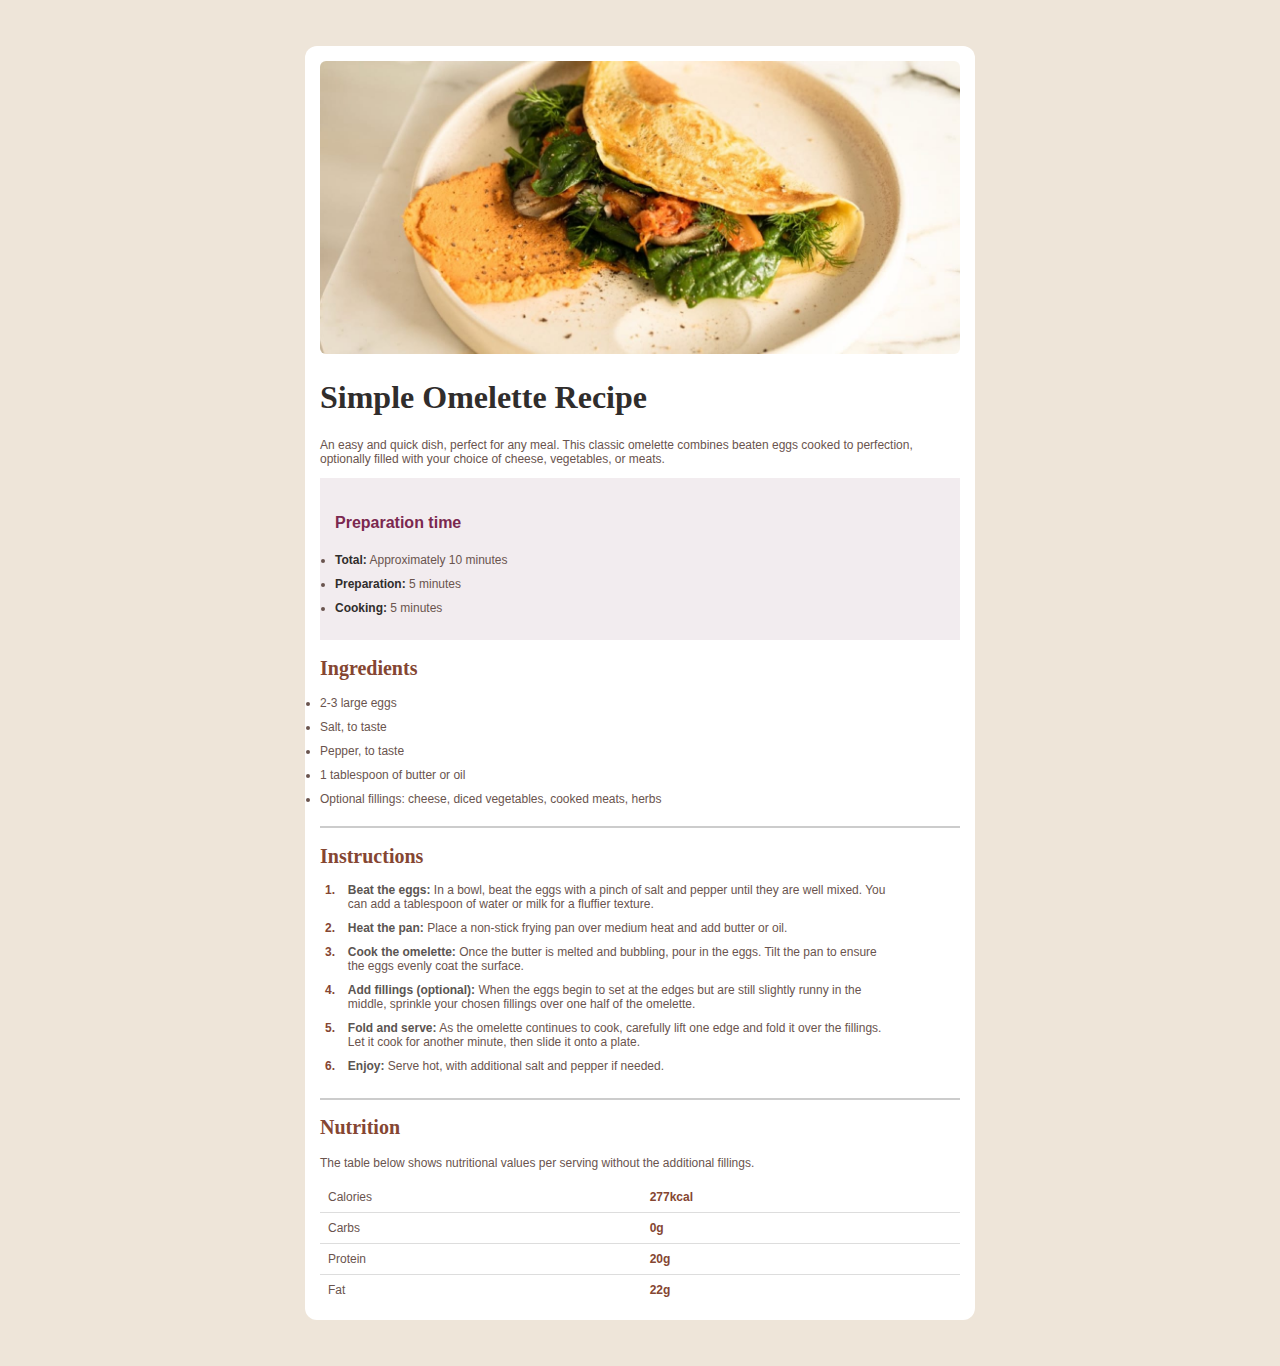
<file: docs/Recipe_page/index.html>
<!DOCTYPE html>
<html lang="en">
  <head>
    <meta charset="UTF-8">
    <meta name="viewport" content="width=device-width, initial-scale=1.0"> <!-- displays site properly based on user's device -->

    <link rel="icon" type="image/png" sizes="32x32" href="./assets/images/favicon-32x32.png" alt="asset_image">
    <link href="./styles.css" rel="stylesheet">

    <title>Frontend Mentor | Recipe page</title>
  </head>
  <body>
    <section>
      <header>
        <img src="./recipe-page-main/assets/images/image-omelette.jpeg" alt="omelette_image">
        <h1>Simple Omelette Recipe</h1>
  
        <p>An easy and quick dish, perfect for any meal. This classic omelette combines beaten eggs cooked 
        to perfection, optionally filled with your choice of cheese, vegetables, or meats.</p>
      </header>
      
      <main>
        <div class="preparation">
          <h4>Preparation time</h4>

          <li><strong>Total:</strong> Approximately 10 minutes</li>
          <li><strong>Preparation:</strong> 5 minutes</li>
          <li><strong>Cooking:</strong> 5 minutes</li>

        </div>
        <div class="Ingredients">
          <h2>Ingredients</h2>

          <li>2-3 large eggs</li>
          <li>Salt, to taste</li>
          <li>Pepper, to taste</li>
          <li>1 tablespoon of butter or oil</li>
          <li>Optional fillings: cheese, diced vegetables, cooked meats, herbs</li>

        </div>
        <hr>
        <div class="instructions">
          <h2>Instructions</h2>
          <div class="step">
            <div class="number">1.</div>
            <div class="proc"><strong>Beat the eggs:</strong> In a bowl, beat the eggs with a pinch of salt and pepper until they are well mixed. You can add a tablespoon of water or milk for a fluffier texture.</div>
          </div>
          <div class="step">
            <div class="number">2.</div>
            <div class="proc"><strong>Heat the pan:</strong> Place a non-stick frying pan over medium heat and add butter or oil.</div>
          </div>
          <div class="step">
            <div class="number">3.</div>
            <div class="proc"><strong>Cook the omelette:</strong> Once the butter is melted and bubbling, pour in the eggs. Tilt the pan to ensure the eggs evenly coat the surface.</div>
          </div>
          <div class="step">
            <div class="number">4.</div>
            <div class="proc"><strong>Add fillings (optional):</strong> When the eggs begin to set at the edges but are still slightly runny in the middle, sprinkle your chosen fillings over one half of the omelette.</div>
          </div>
          <div class="step">
            <div class="number">5.</div>
            <div class="proc"><strong>Fold and serve:</strong> As the omelette continues to cook, carefully lift one edge and fold it over the fillings. Let it cook for another minute, then slide it onto a plate.</div>
          </div>
          <div class="step">
            <div class="number">6.</div>
            <div class="proc"><strong>Enjoy:</strong> Serve hot, with additional salt and pepper if needed.</div>
          </div>
        </div>
        <hr>
        <div class="nutrition">
          <h2>Nutrition</h2>
          <p>The table below shows nutritional values per serving without the additional fillings.</p>
          <table>
            <tbody>
              <tr>
                <td>Calories</td>
                <td class="cal">277kcal</td>
              </tr>
              <tr>
                <td>Carbs</td>
                <td class="cal">0g</td>
              </tr>
              <tr>
                <td>Protein</td>
                <td class="cal">20g</td>
              </tr>
              <tr>
                <td>Fat</td>
                <td class="cal">22g</td>
              </tr>
            </tbody>
            
          </table>
        </div>
      </main>
    </section>
    
  </body>
</html>
</file>
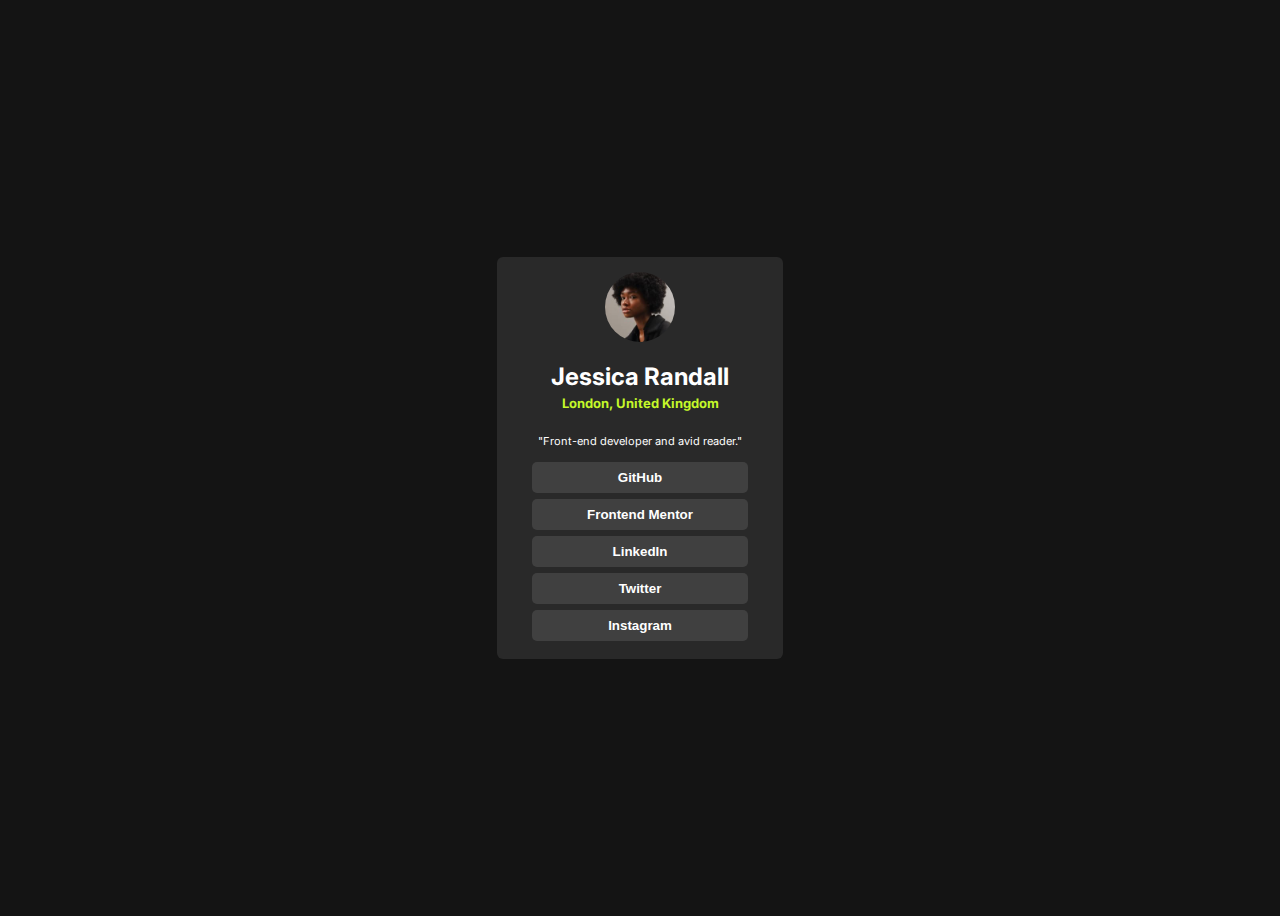
<file: docs/Social_links_profile/index.html>
<!DOCTYPE html>
<html lang="en">
  <head>
    <meta charset="UTF-8">
    <meta name="viewport" content="width=device-width, initial-scale=1.0"> <!-- displays site properly based on user's device -->

    <link rel="icon" type="image/png" sizes="32x32" href="./assets/images/favicon-32x32.png">
    <link href="./styles.css" rel="stylesheet">

    <title>Frontend Mentor | Social links profile</title>
  </head>
  <body>
    <section class="head">
      <img src="./social-links-profile-main/assets/images/avatar-jessica.jpeg" rel="profile_icon">
      <h2>Jessica Randall</h2>
      <h4>London, United Kingdom</h4>
      <p>"Front-end developer and avid reader."</p>
      <main>
        <button>GitHub</button>
        <button>Frontend Mentor</button>
        <button>LinkedIn</button>
        <button>Twitter</button>
        <button>Instagram</button>
      </main>
    </section>
  </body>
</html>
</file>
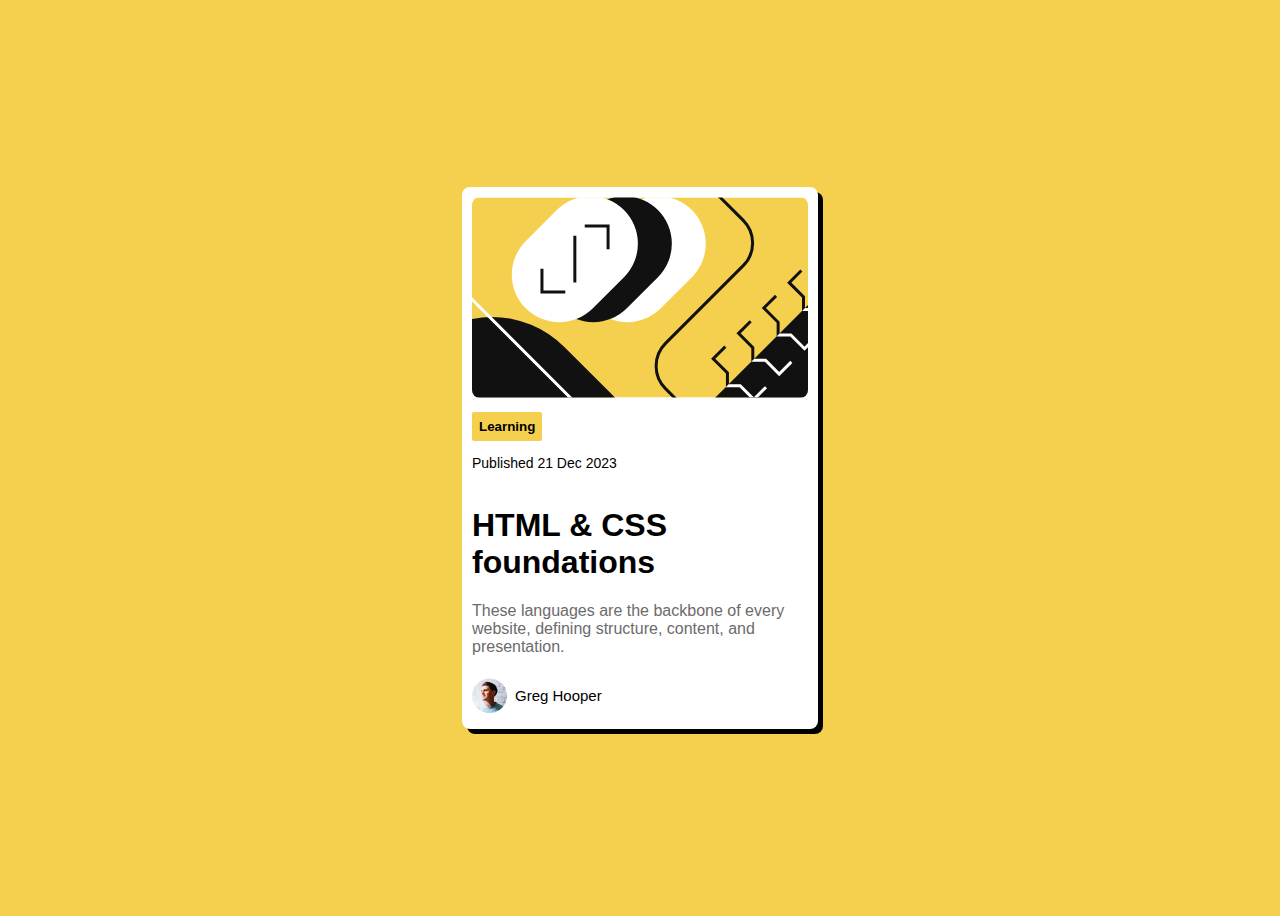
<file: docs/Blog_preview/blog-preview-card-main/index.html>
<!DOCTYPE html>
<html lang="en">
  <head>
    <meta charset="UTF-8">
    <meta name="viewport" content="width=device-width, initial-scale=1.0"> <!-- displays site properly based on user's device -->

    <link rel="icon" type="image/png" sizes="32x32" href="./assets/images/favicon-32x32.png">
    <link href="./styles.css" rel="stylesheet">
    
    <title>Frontend Mentor | Blog preview card</title>

    <!-- Feel free to remove these styles or customise in your own stylesheet 👍 -->
  </head>
  <body>
    <section class="preview">
      <section class="image">
        <img class="svg-image" src="./assets/images/illustration-article.svg">
      </section>
      <section class="button">
        <button>Learning</button>
        <p>Published 21 Dec 2023</p>
      </section>
      <section class="text">
        <h1>HTML & CSS foundations</h1>
        <p>These languages are the backbone of every website, defining structure, content, and presentation.</p>
      </section>
      <section class="author">
        <img src="./assets/images/image-avatar.webp" alt="avatar">
        <p class="author1">Greg Hooper</p>
      </section>
    </section>   
  </body>
</html>
</file>
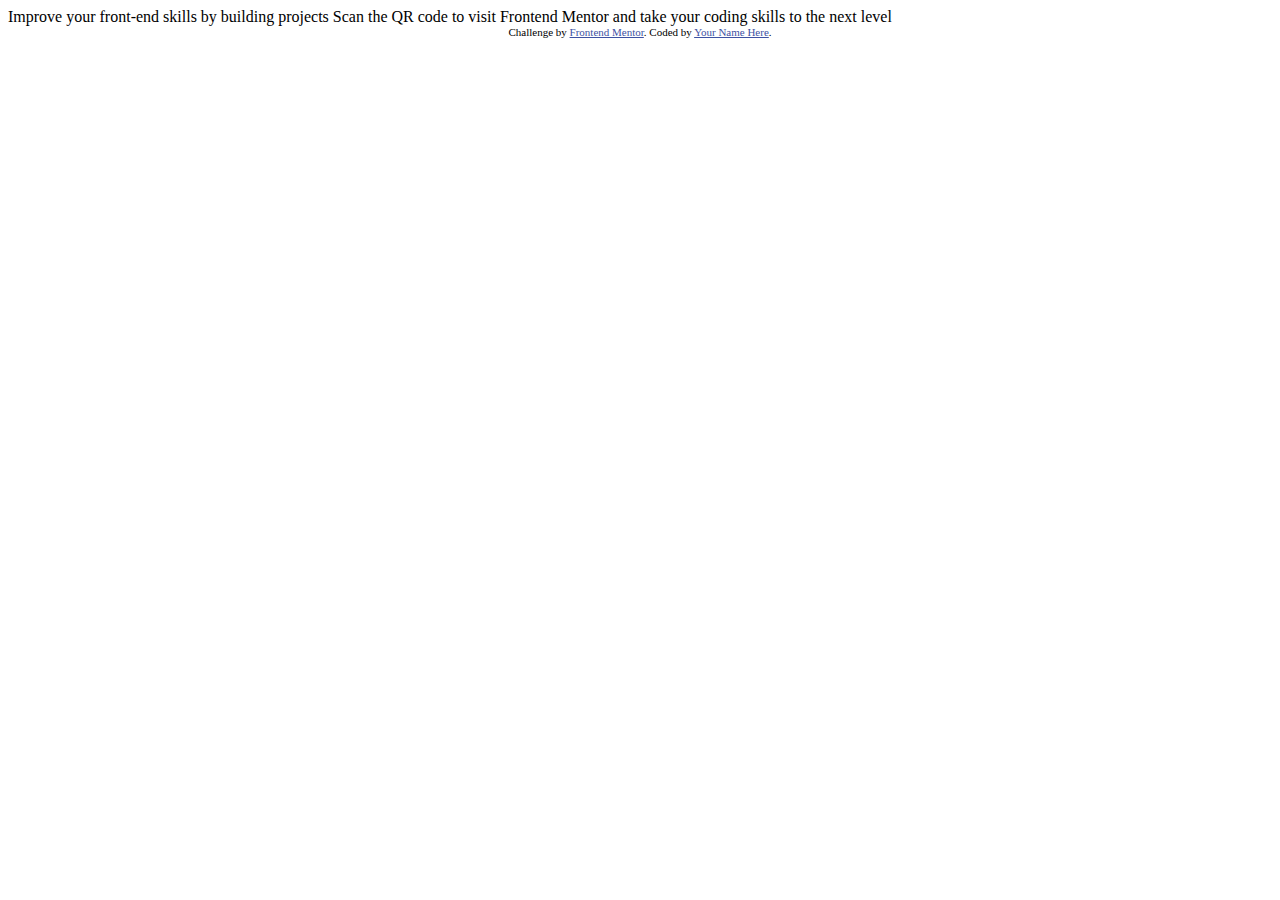
<file: QR_Scanner/Assets/qr-code-component-main/index.html>
<!DOCTYPE html>
<html lang="en">
  <head>
    <meta charset="UTF-8">
    <meta name="viewport" content="width=device-width, initial-scale=1.0"> <!-- displays site properly based on user's device -->

    <link rel="icon" type="image/png" sizes="32x32" href="./images/favicon-32x32.png">
    
    <title>Frontend Mentor | QR code component</title>

    <!-- Feel free to remove these styles or customise in your own stylesheet 👍 -->
    <style>
      .attribution { font-size: 11px; text-align: center; }
      .attribution a { color: hsl(228, 45%, 44%); }
    </style>
  </head>
  <body>

    Improve your front-end skills by building projects

    Scan the QR code to visit Frontend Mentor and take your coding skills to the next level
    
    <div class="attribution">
      Challenge by <a href="https://www.frontendmentor.io?ref=challenge" target="_blank">Frontend Mentor</a>. 
      Coded by <a href="#">Your Name Here</a>.
    </div>
  </body>
</html>
</file>
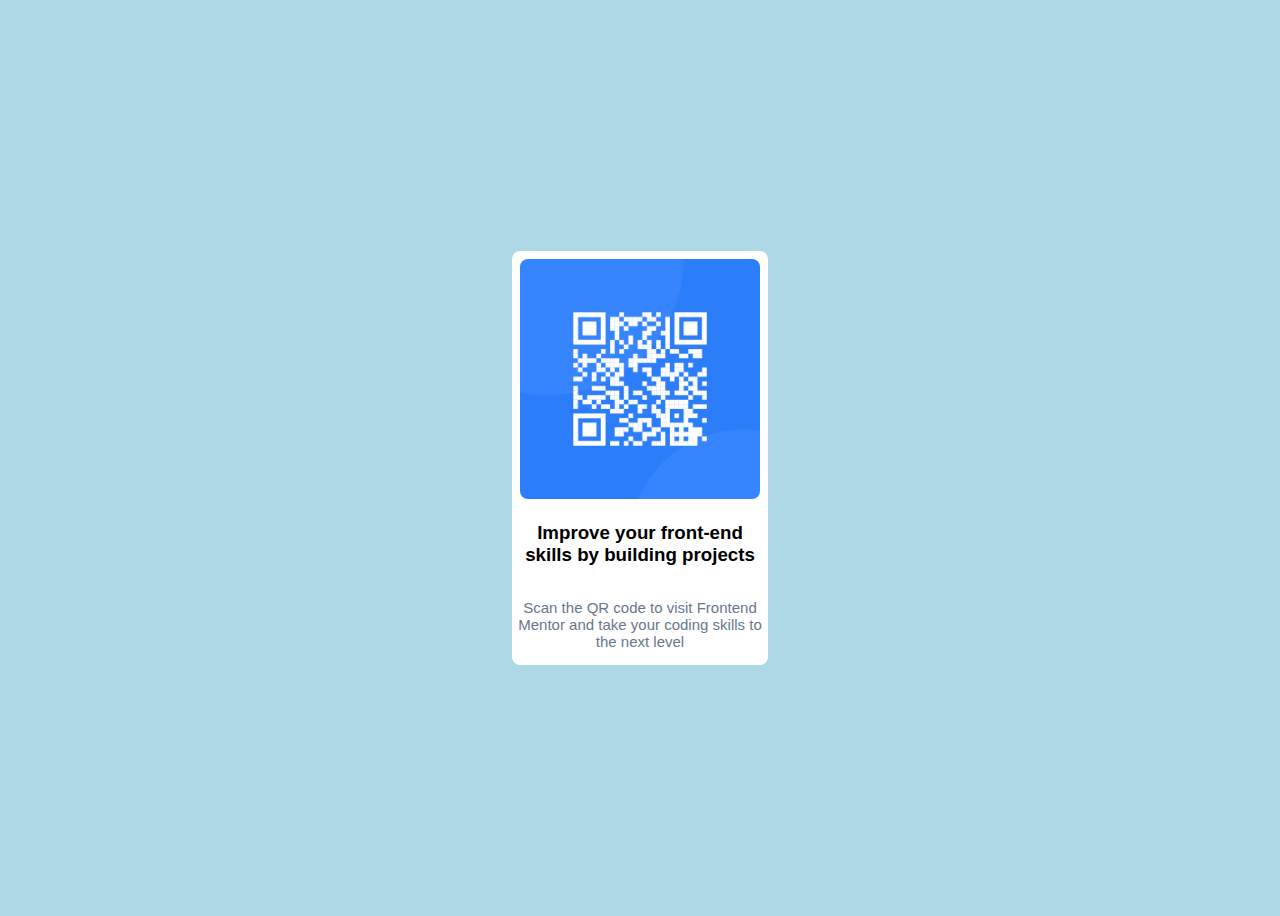
<file: QR_Scanner/desktop_scanner.html>
<!DOCTYPE html>
<html lang="en">
  <head>
    <meta charset="UTF-8">
    <meta name="viewport" content="width=device-width, initial-scale=1.0"> <!-- displays site properly based on user's device -->

    <link rel="icon" type="image/png" sizes="32x32" href="./images/favicon-32x32.png">
    <link href="./desktop_styles.css" rel="stylesheet">
    <link rel="stylesheet" href="https://fonts.googleapis.com/css2?family=Outfit:wght@400;700;&display=swap">
    <title>Frontend Mentor | QR code component</title>
  </head>
  <body>
    <section class="scanner">
        <section>
            <img src="./Assets/qr-code-component-main/images/image-qr-code.png" alt="scanner">
        </section>
        <section class="context">
            <h3>Improve your front-end skills by building projects</h3>
        </section>      
        <section>
            <p>Scan the QR code to visit Frontend Mentor and take your coding skills to the next level</p>
        </section>

    </section>
  </body>
</html>
</file>
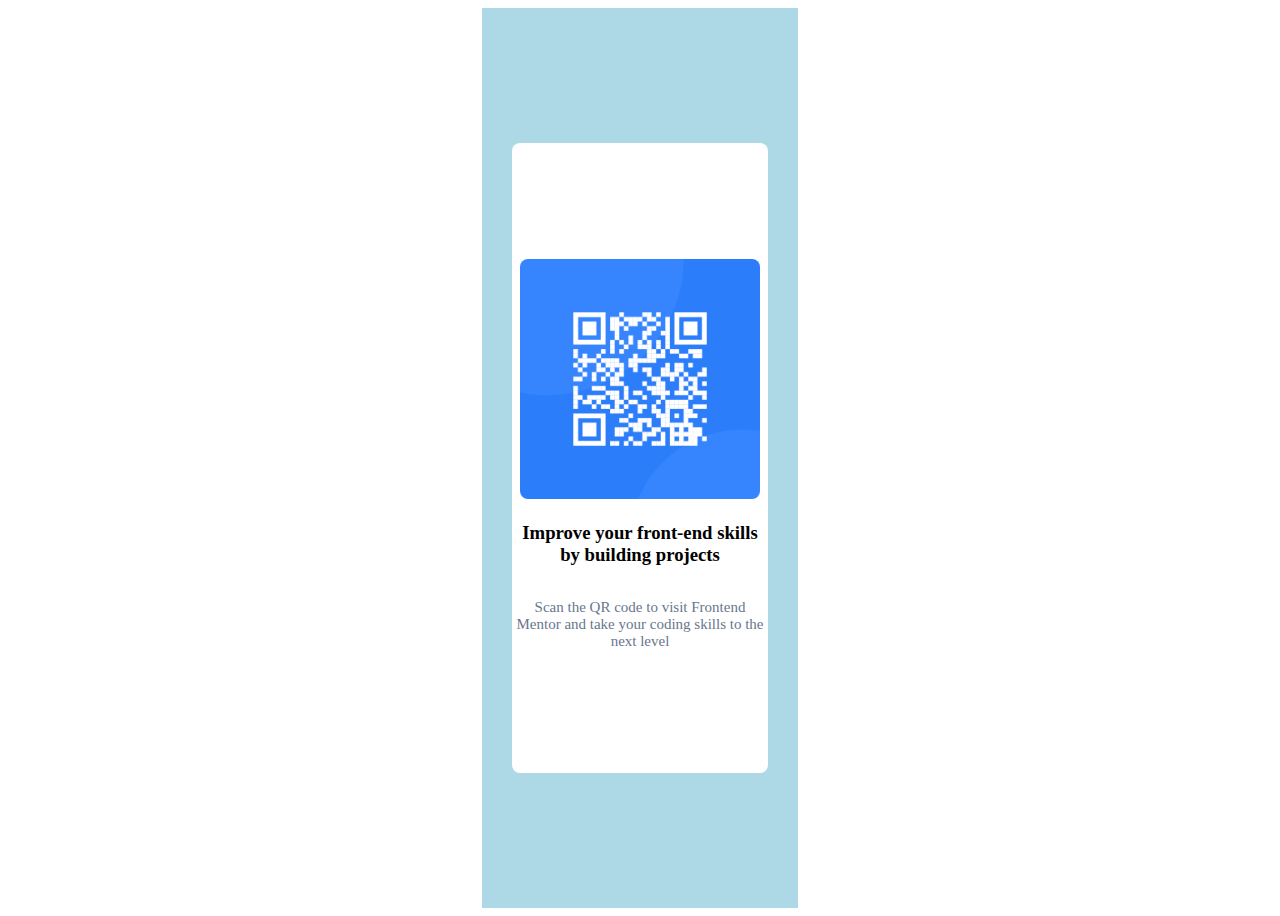
<file: QR_Scanner/mobile_scanner.html>
<!DOCTYPE html>
<html lang="en">
  <head>
    <meta charset="UTF-8">
    <meta name="viewport" content="width=device-width, initial-scale=1.0"> <!-- displays site properly based on user's device -->

    <link rel="icon" type="image/png" sizes="32x32" href="./images/favicon-32x32.png">
    <link href="./mobile_styles.css" rel="stylesheet">
    <link rel="stylesheet" href="https://fonts.googleapis.com/css2?family=Outfit:wght@400;700;&display=swap">
    <title>Frontend Mentor | QR code component</title>
  </head>
  <body>
    <section class="mobile">
      <section class="scanner">
        <section>
            <img src="./Assets/qr-code-component-main/images/image-qr-code.png" alt="scanner">
        </section>
        <section class="context">
            <h3>Improve your front-end skills by building projects</h3>
        </section>      
        <section>
            <p>Scan the QR code to visit Frontend Mentor and take your coding skills to the next level</p>
        </section>

      </section>
    </section>
    
  </body>
</html>
</file>
<file: docs/Recipe_page/styles.css>
body {
    font-family: 'Outfit', sans-serif; 
    display:flex;
    align-items: center;
    justify-content: center;
    background-color:  #eee5d9;
    height:150vh;
}
 
section{
    background-color: white;
    width:40em;
    padding:15px;
    border-radius:12px;
}

p, li, td,strong, .step{
    font-size:12px;
    font-weight: 400px;
    color:hsl(13, 15%, 36%);
}

header h1,h2{
    font-family: 'Young Serif', serif; 
    font-weight: 600;
}

h2{
    color:hsl(14, 45%, 36%);
    font-size: 20px;
}
  
header h1{
    color:hsl(24, 5%, 18%);
}

.preparation{
    background-color: rgba(240, 233, 236, 0.844);
    padding:15px;
    margin-bottom:5px;
}
.preparation h4{
    color:hsl(332, 51%, 32%)
}
.preparation li strong{
    color:hsl(24, 5%, 18%)
}

.instructions ol{
    padding-left:16px;
}
strong {
    font-family: 'Outfit', sans-serif; 
    font-weight: 700; 
    color:hsl(15, 5%, 34%);
}
li {
    margin-bottom:10px;
}
header img{
    width:640px;
    border-radius:6px;
}

hr {
    border: 0.1px solid #ccc; /* Adjust the border color and thickness as needed */
    margin-top:20px;
}


.instructions h2 {
    margin-bottom: 10px;
}

.step {
    display: flex; /* To align the number and text */
    flex-direction:row;
    justify-content:flex-start;
}

.step div{
    margin:5px;
}
.number{
    width:2%;
}
  
.proc{
    align-self:flex-start;
    width:85%;
}

table {
    border-collapse: collapse;
    width: 100%;
    text-align: left;
}
  
td {
    border-bottom: 1px solid #ddd;
    padding:8px;
}

tr:last-child td{
    border-bottom:none;
}

.cal, .number{
    color:hsl(14, 45%, 36%);
    font-weight: 600;
}
</file>
<file: docs/Social_links_profile/styles.css>
@import url('https://fonts.googleapis.com/css2?family=Inter:wght@400&display=swap');

body{
    background-color: hsl(0, 0%, 8%);
    display: flex;
    align-items: center;
    justify-content:center;
    height:100vh;
    font-family:'Inter', sans-serif;
}

.head{
    background-color: hsl(0, 0%, 16%);
    color:hsl(0, 0%, 100%);
    display: flex;
    align-items: center;
    justify-content:center;
    flex-direction: column;
    border-radius: 6px;
    padding:15px;
    width:16em;
}

main{
    display: flex;
    flex-direction: column;
}

.head img{
    border-radius: 50%;
    width:70px;
}

.head h2{
    margin-bottom:2px
}

h4{
    margin-top:2px;
    color:hsl(75, 94%, 57%);
    font-size:13px;
}

p{
    font-size:11px;
    margin-top:5px;
}

main button{
    border:none;
    margin:3px;
    color:hsl(0, 0%, 100%);
    background-color: hsl(0, 0%, 25%);
    padding:8px 55px;
    border-radius: 5px;
    font-weight:600
    
}

@media (max-width:400px){
    .head{
        min-width:400px;
    }
}
</file>
<file: docs/Blog_preview/blog-preview-card-main/styles.css>
body{
    display: flex;
    align-items: center;
    justify-content: center;
    height:100vh;
    background-color: hsl(47, 88%, 63%);
    font-family:sans-serif;
}

.preview{
    background-color: hsl(0, 0%, 100%);
    display: flex;
    flex-direction: column;
    align-items: flex-start;
    justify-content: flex-start;
    padding:10px;
    width:21em;
    border-radius: 8px;
    box-shadow: 5px 5px 0px black;
}

.svg-image {
    border-radius: 8px; /* Adjust the value as needed */
}

.button{
    margin-top:10px;
}

.button button{
    background-color: hsl(47, 88%, 63%);
    font-weight:800;
    border-radius: 2px;
    border:none;
    padding: 7px;
}

.button p{
    font-size:14px;
}

.text p{
    color:hsl(0, 0%, 42%)
}

.author{
    display: flex;
    justify-content: center;
    align-items: center;
    gap:8px;
}

.author img{
    width:35px;
    height:35px;
}

.author p{
    font-size:15px;
    font-style: bold;
}
</file>
<file: QR_Scanner/desktop_styles.css>
body{
    display: flex;
    align-items: center;
    justify-content: center;
    background-color: lightblue;
    height: 100vh;
    font-family:sans-serif;
}

.scanner{
    display: flex;
    align-items: center;
    justify-content: center;
    flex-direction: column;
    flex-wrap:wrap;
    background-color: hsl(0, 0%, 100%);
    width:16em;
    border-radius:8px;
}

@media (max-width:320px){
    .scanner section{
        width:80%;
    }
}
.scanner section{
    margin:0;
    align-items: center;
    justify-content: center;
}

.scanner section img{
    width:240px;
    height:240px;
    margin-top:8px;
    border-radius: 8px;
}

.scanner section p, .scanner section h3{
    text-align: center;
}

.scanner section p{
    font-size:15px;
    color:hsl(216, 15%, 48%);
    font-weight:400;
}

.scanner section h3{
    font-weight:700;
}
</file>
<file: QR_Scanner/mobile_styles.css>
body{
    display: flex;
    align-items: center;
    justify-content: center;
}

.mobile{
    background-color: lightblue;
    display: flex;
    align-items: center;
    justify-content: center;
    height: 100vh;;
}

.scanner{
    display: flex;
    align-items: center;
    justify-content: center;
    flex-direction: column;
    flex-wrap:wrap;
    background-color: hsl(0, 0%, 100%);
    width:16em;
    border-radius:8px;
    margin:30px;
    height: 70vh;

}

.scanner section{
    margin:0;
    align-items: center;
    justify-content: center;
}

.scanner section img{
    width:240px;
    height:240px;
    margin-top:8px;
    border-radius: 8px;
}

.scanner section p, .scanner section h3{
    text-align: center;
}

.scanner section p{
    font-size:15px;
    color:hsl(216, 15%, 48%);
    font-weight:400;
}

.scanner section h3{
    font-weight:700;
}
</file>
